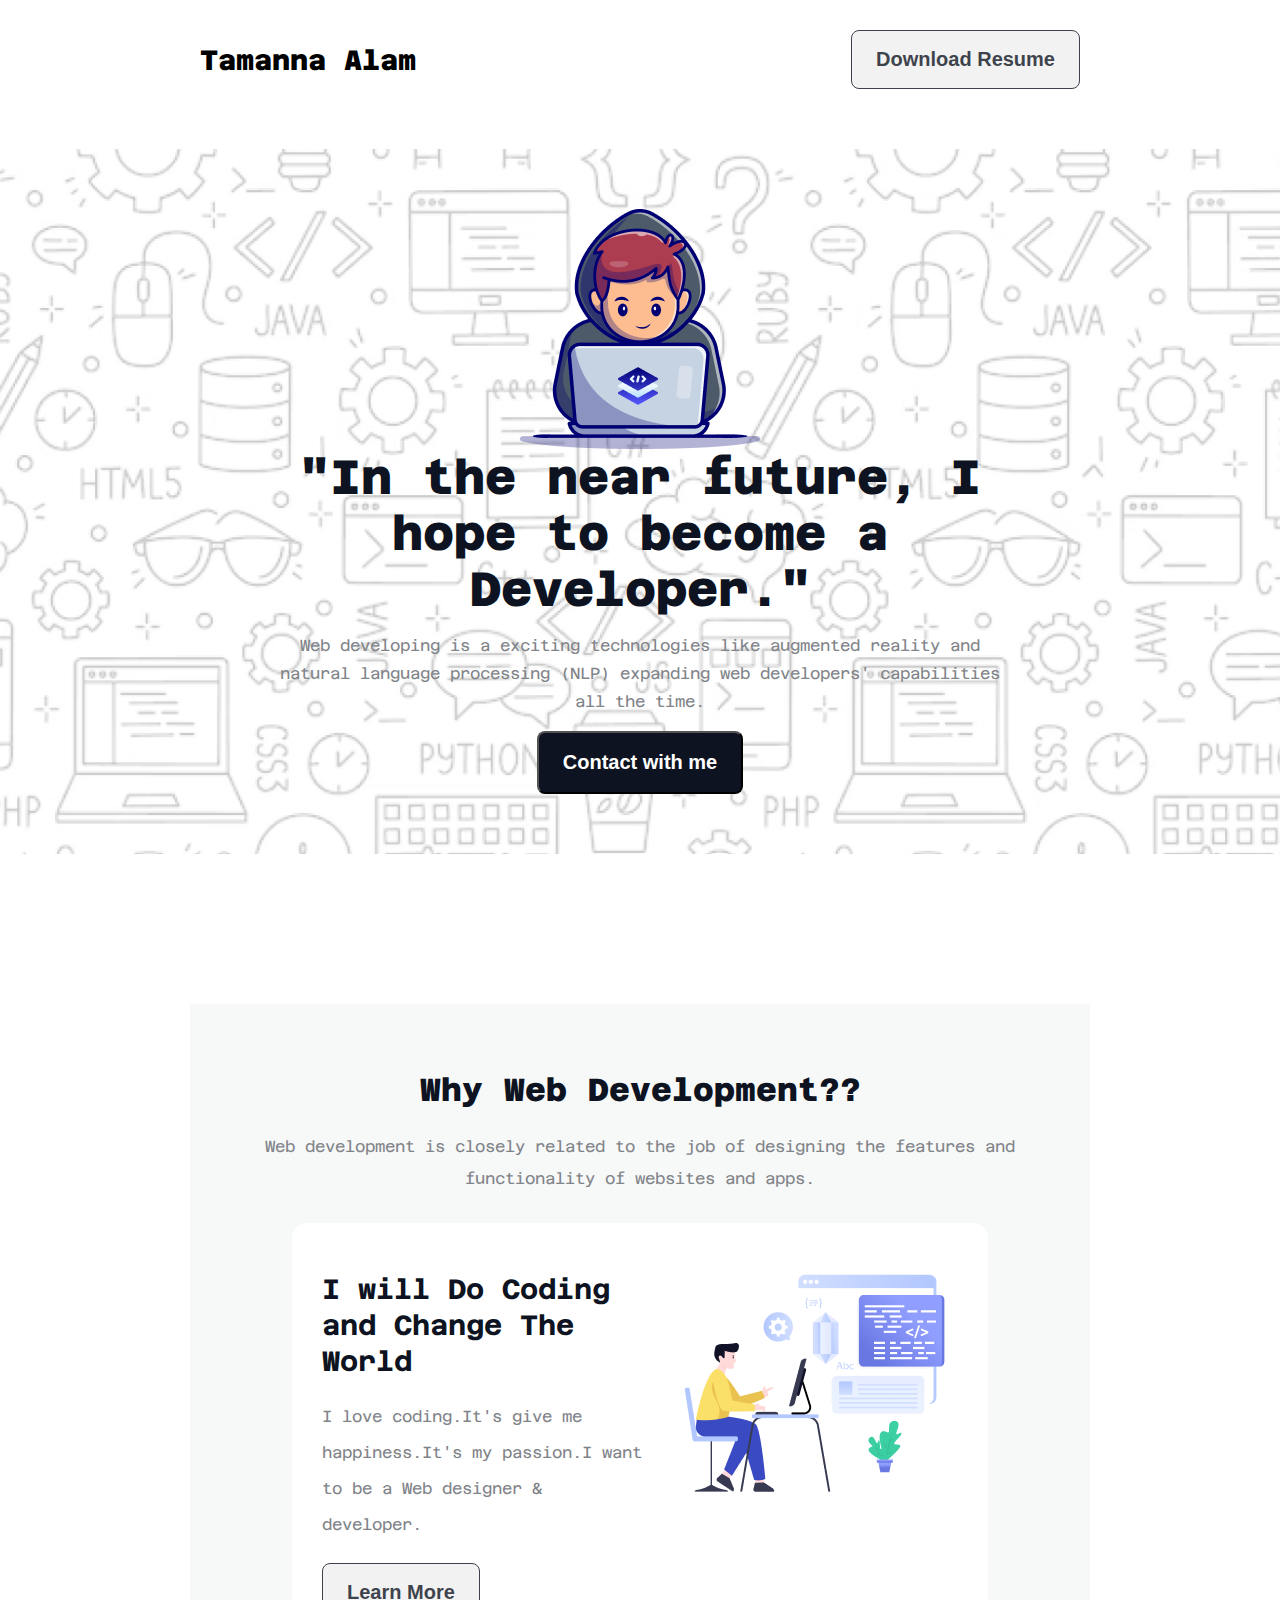
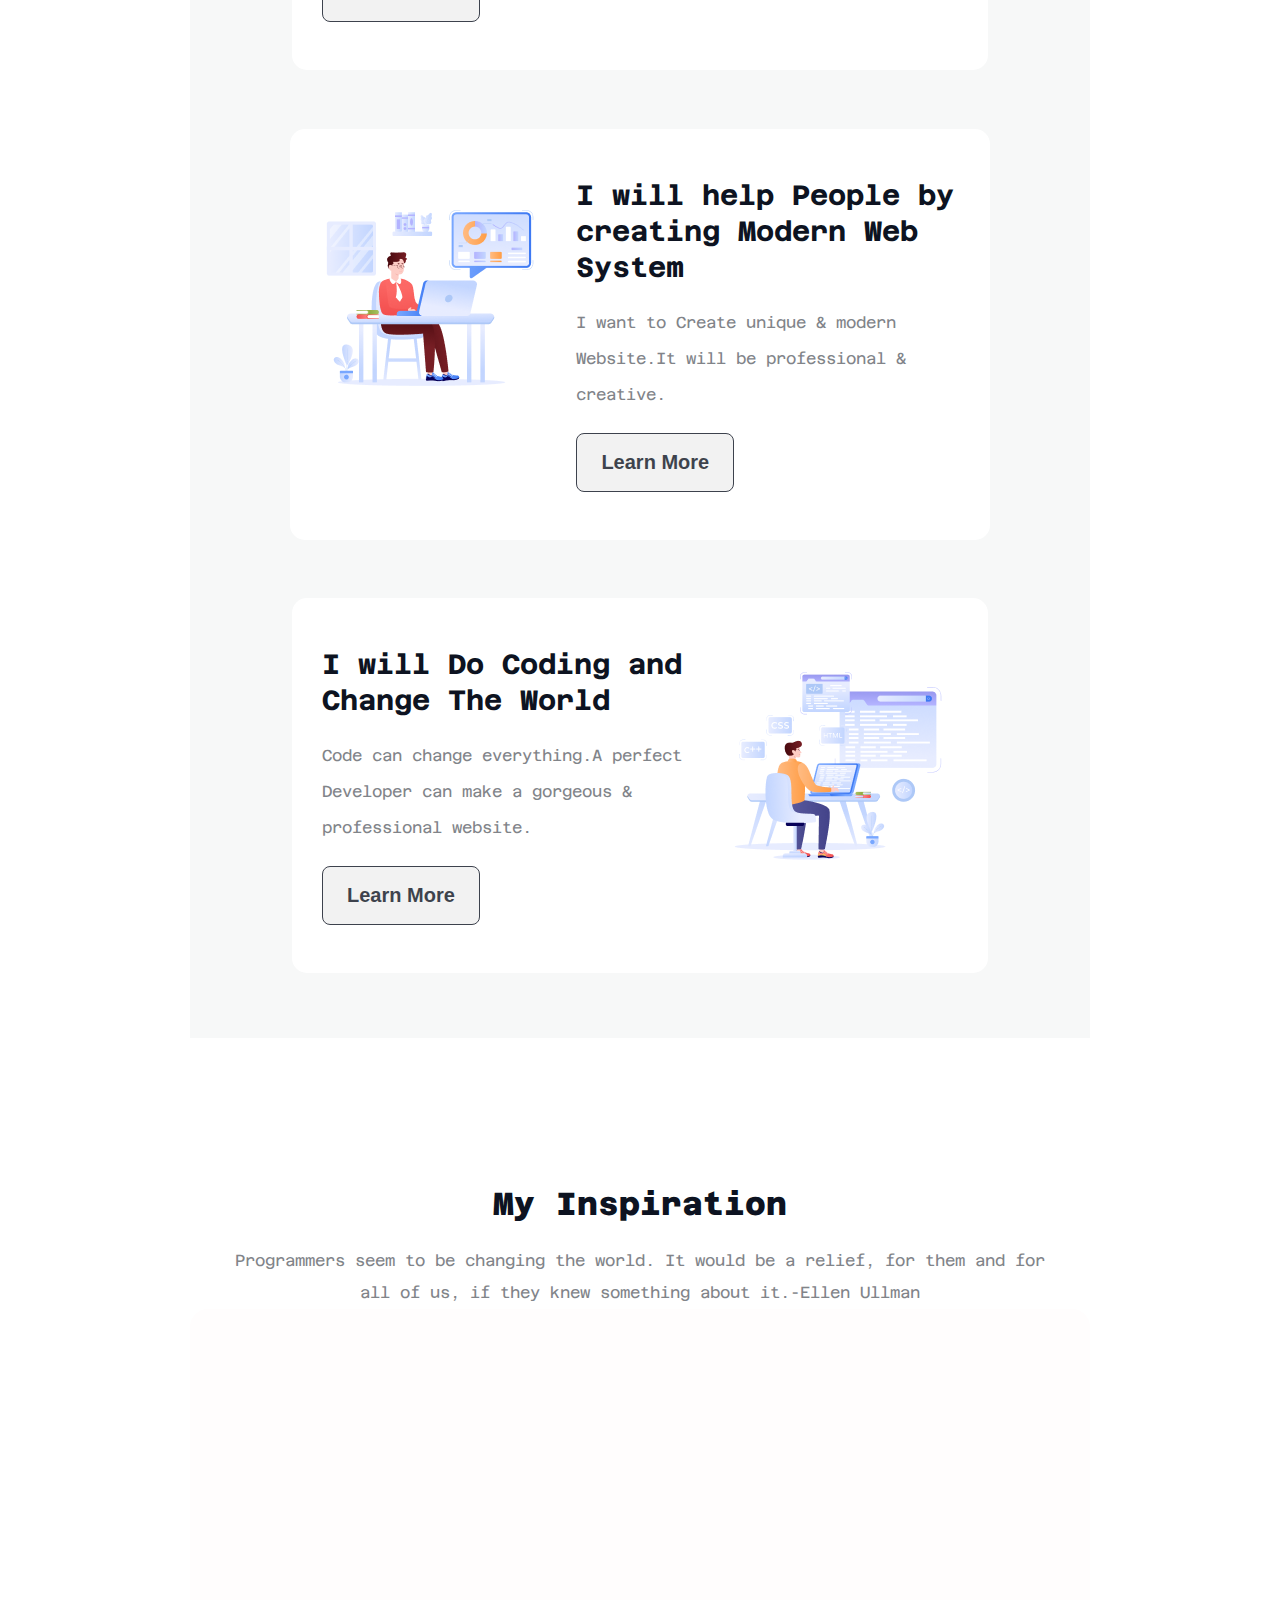
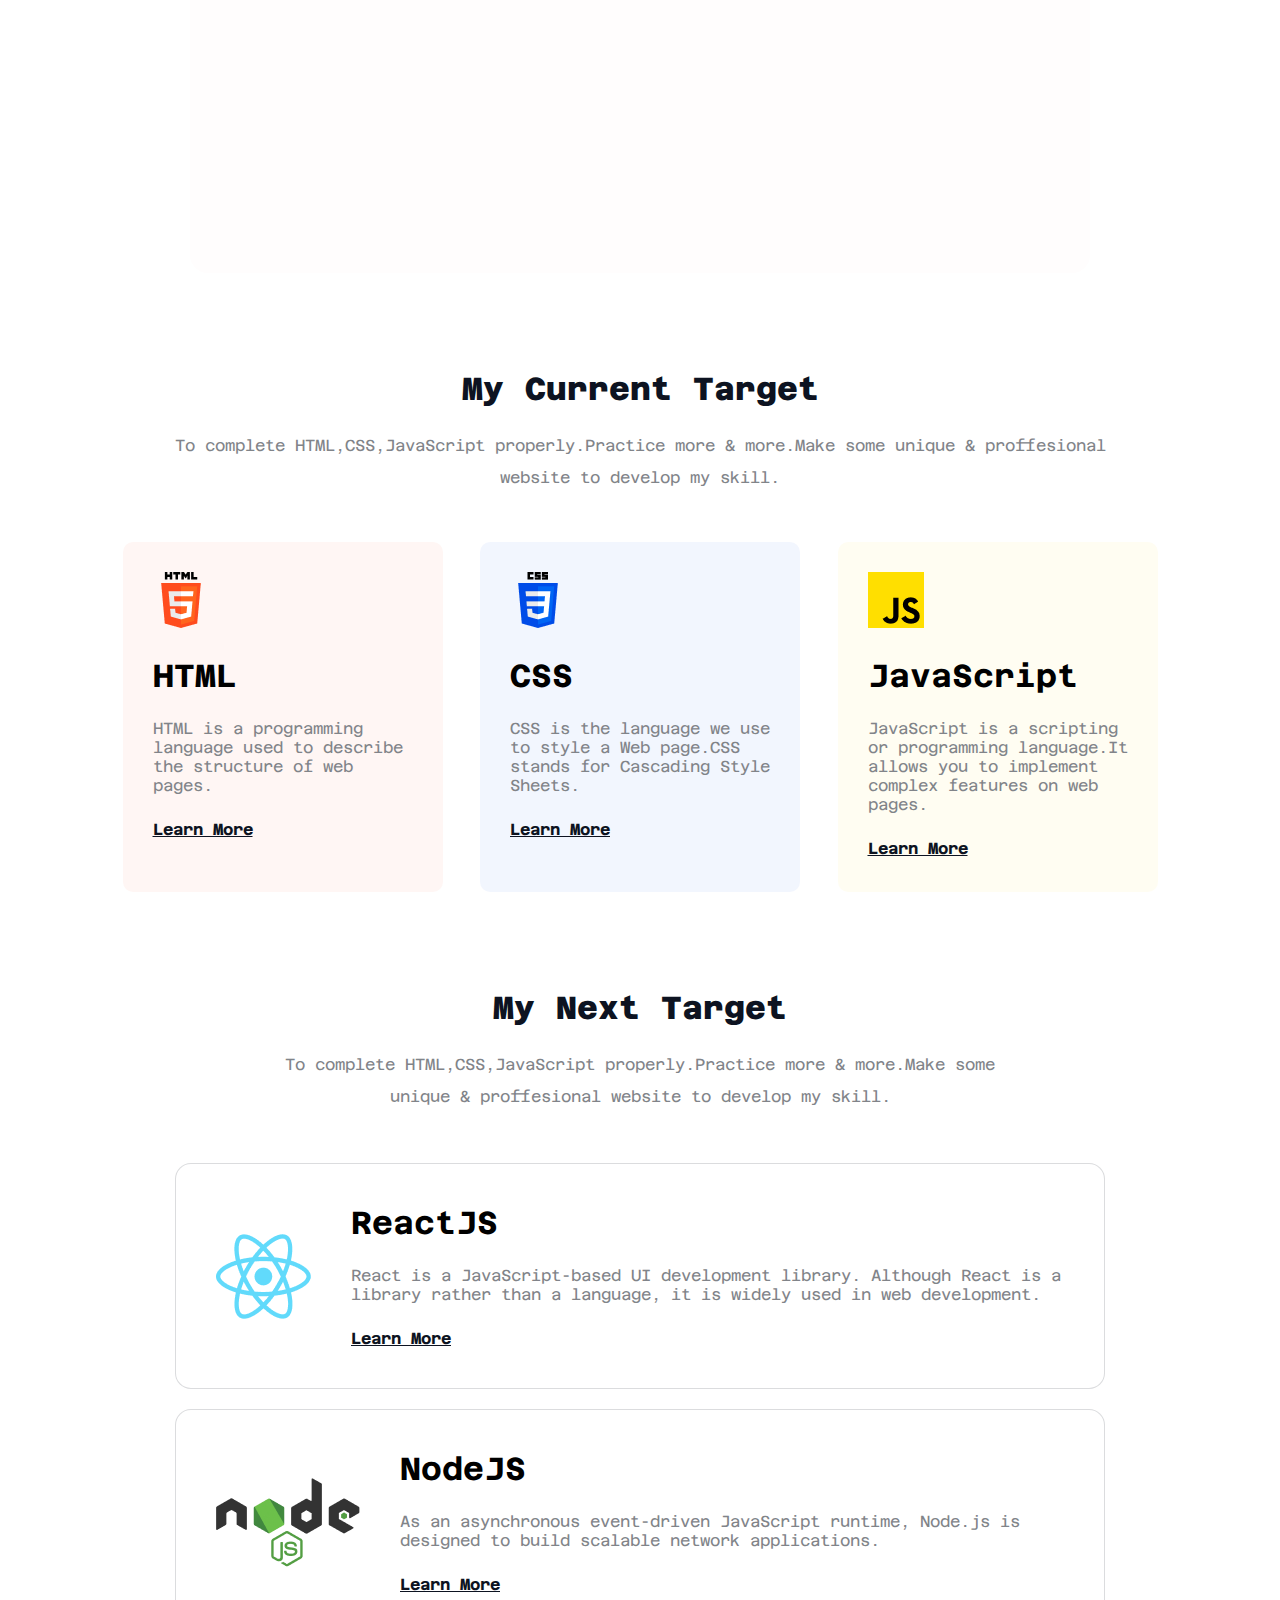
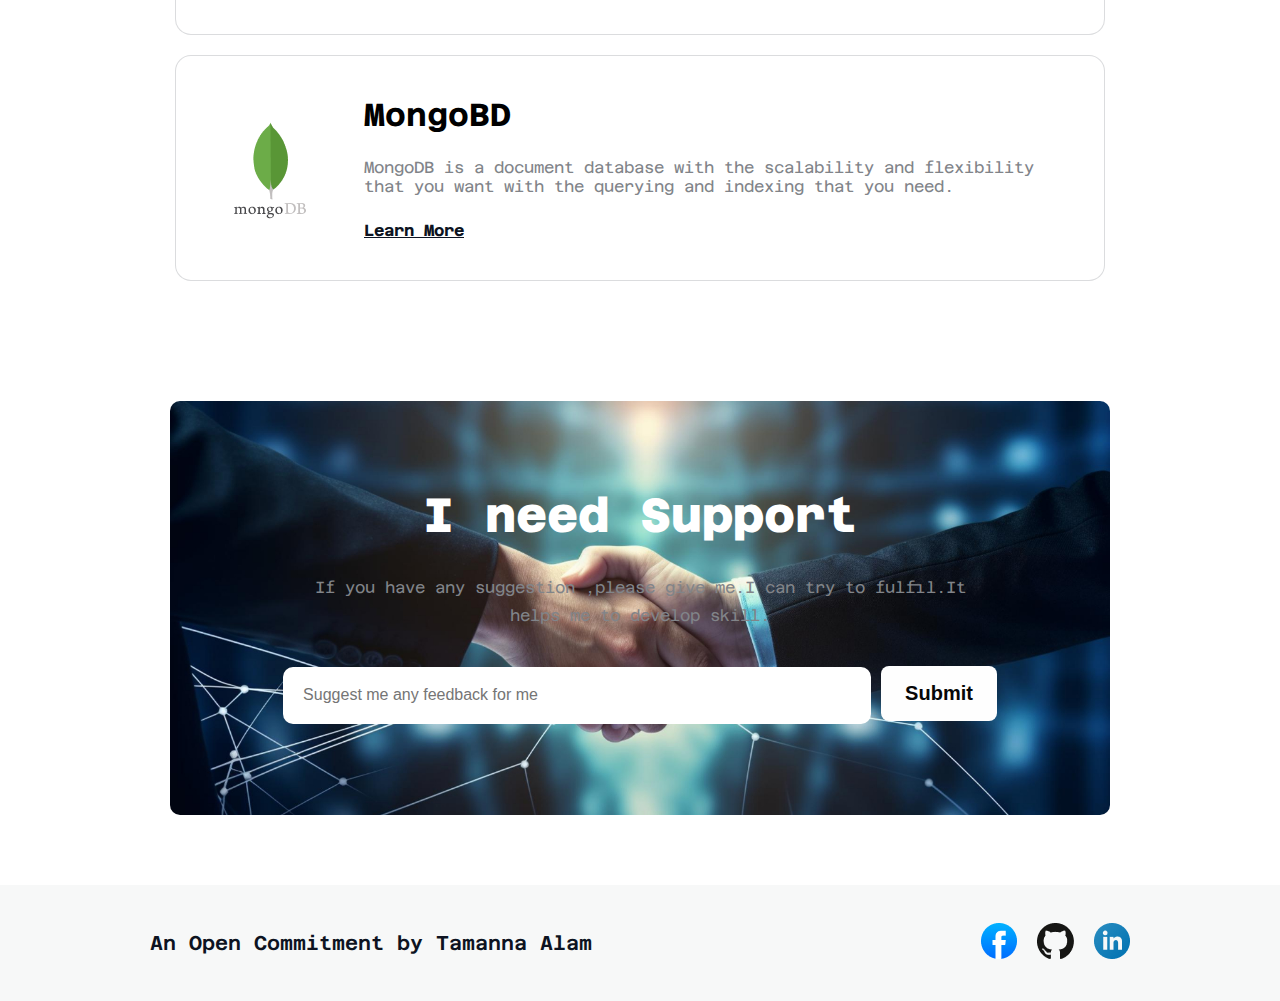
<file: index.html>
<!DOCTYPE html>
<html lang="en">
<head>
    <meta charset="UTF-8">
    <meta name="viewport" content="width=device-width, initial-scale=1.0">
    <title>Assignment-1</title>

    <link rel="stylesheet" href="./style.css">

</head>
<body>
    <header>

        <Section id="Navbar">

            <nav>
                
                 <h1>Tamanna Alam</h1>
                 <a target="_blank" href="https://drive.google.com/file/d/134b9did6aODyqDeRy1bIL9bYctXoQmsI/view?usp=sharing">
                    <button class="btn-primary">Download Resume</button>
                 </a>
                 
                    
            </nav>

        </Section>

    </header>

    <main>

        <!-- Banner or Hero Section Start  -->

        <Section id="Hero-Section">

            <div id="Hero-content">
                <img src="./assets/Group.png" alt="">
                    <h1 class="Hero-content-tittle Dark-1">
                        "In the near future, I hope to become a Developer." 
                    </h1>
                    <p class="Hero-content-p Dark-2">Web developing is a exciting technologies like augmented reality and natural language processing (NLP) expanding web developers' capabilities all the time.</p>

                    <a href="#Footer-Section"><button class="btn-secondary">Contact with me</button></a>

                    
               
            </div>

        </Section>

        <!-- Banner or Hero Section End  -->

        <!-- About Section Start -->

        <section id="About-section">

            <div id="About-maindiv">

                <div class="Section-tittle">
                    <h1 class="Dark-1">Why Web Development??</h1>
                    <p class="Dark-2">Web development is closely related to the job of designing the features and functionality of websites and apps. </p>
                </div>
    

                <div class="About-1">
    
                    <div class="About-1-text">
                        <h3 class="Dark-1">I will Do Coding and Change The  World</h3>
                        <p class="Dark-2">I love coding.It's give me happiness.It's my passion.I want to be a Web designer & developer.</p>
                        <a href="#Current-Target-Section"> <button class="btn-primary">Learn More</button>
                        </a>
                    </div>
    
                    <img src="./assets/Layer_1.png" alt="">
    
                </div>


                <div class="About-2">
                    
                    <img src="./assets/Group 3.png" alt="">

                    <div class="About-1-text">
                        <h3 class="Dark-1">I will help People by creating Modern  Web System</h3>
                        <p class="Dark-2">I want to Create unique & modern Website.It will be professional & creative.</p>
                        <a href="#Current-Target-Section">
                            <button class="btn-primary">Learn More</button>
                        </a>

                    </div>

                </div>


                <div class="About-3">
    
                    <div class="About-1-text">
                        <h3 class="Dark-1">I will Do Coding and Change The World</h3>
                        <p class="Dark-2">Code can change everything.A perfect Developer can make a gorgeous & professional website.</p>
                        <a href="#Current-Target-Section">
                            <button class="btn-primary">Learn More</button>
                        </a>
                        
                    </div>
    
                    <img src="./assets/Group 4.png" alt="">
    
                </div>


            </div>
           
        </section>

        <!-- About Section End -->


        <!-- Inspiration Section Start   -->

        <section>

            <div>

                <div class="Section-tittle">
                    <h1 class="Dark-1"> My Inspiration</h1>
                    <p class="Dark-2 ">Programmers seem to be changing the world. It would be a relief, for them and for <br> all of us, if they knew something about it.-Ellen Ullman</p>
                </div>
                <div id="Iframe-Div">
                    <iframe width="1080" height="500" src="https://www.youtube.com/embed/DGHn2uOAVCE?si=hqikBLNQ4LQuhJTu" title="YouTube video player" frameborder="0" allow="accelerometer; autoplay; clipboard-write; encrypted-media; gyroscope; picture-in-picture; web-share" referrerpolicy="strict-origin-when-cross-origin" allowfullscreen></iframe>
                </div>

            </div>


        </section>

        <!-- Inspiration Section End  -->



        <!-- Current-Target Section Start -->

            <section id="Current-Target-Section">

                <div>

                    <div class="Section-tittle">
                        <h1 class="Dark-1"> My Current Target</h1>
                        <p class="Dark-2">To complete HTML,CSS,JavaScript properly.Practice more & more.Make some unique & proffesional <br> website to develop my skill.</p>
                    </div>

                    <div id="Card-Div">

                        <div class="Card Card-1">

                            <div class="CardImg">
                                <img src="./assets/html.png" alt="">
                            </div>
                            <div class="Card-body">

                                <h1>HTML</h1>
                                <p class="Dark-2">HTML is a programming language used to describe the structure of web pages.</p>
                                <a class="Dark-1" href="">Learn More</a>

                            </div>

                        </div>

                        <div class="Card Card-2">

                            <div class="CardImg">
                                <img src="./assets/css.png" alt="">
                            </div>
                            <div class="Card-body">

                                <h1>CSS</h1>
                                <p class="Dark-2">CSS is the language we use to style a Web page.CSS stands for Cascading Style Sheets. </p>
                                <a class="Dark-1" href="">Learn More</a>

                            </div>

                        </div>

                        <div class="Card Card-3">

                            <div class="CardImg">
                                <img src="./assets/js.png" alt="">
                            </div>
                            <div class="Card-body">

                                <h1>JavaScript</h1>
                                <p class="Dark-2">JavaScript is a scripting or programming language.It allows you to implement complex features on web pages.</p>
                                <a class="Dark-1" href="">Learn More</a>

                            </div>

                        </div>

                    </div>

                </div>

            </section>

        <!-- Current-Target Section End -->


        <!-- Next-Target Section Start -->


        <section id="Next-Target-Section">

          <div>

            <div class="Section-tittle">
                <h1 class="Dark-1"> My Next Target</h1>
                <p class="Dark-2">To complete HTML,CSS,JavaScript properly.Practice more & more.Make some <br> unique & proffesional website to develop my skill.</p>
            </div>

            <div id="Card-Div-2">

                <div class="Cards Card-1">

                    <div class="Card-Img">
                        <img src="./assets/react.png" alt="">
                    </div>
                    <div class="Card-body">

                        <h1>ReactJS</h1>
                        <p class="Dark-2">React is a JavaScript-based UI development library. Although React is a library rather than a language, it is widely used in web development. </p>
                        <a class="Dark-1" href="">Learn More</a>

                    </div>

                </div>

                <div class="Cards Card-2">

                    <div class="Card-Img">
                        <img src="./assets/nodejs.png" alt="">
                    </div>
                    <div class="Card-body">

                        <h1>NodeJS</h1>
                        <p class="Dark-2">As an asynchronous event-driven JavaScript runtime, Node.js is designed to build scalable network applications.</p>
                        <a class="Dark-1" href="">Learn More</a>

                    </div>

                </div>

                <div class="Cards Card-3">

                    <div class="Card-Img">
                        <img src="./assets/mongodb.png" alt="">
                    </div>
                    <div class="Card-body">

                        <h1>MongoBD</h1>
                        <p class="Dark-2">MongoDB is a document database with the scalability and flexibility that you want with the querying and indexing that you need.</p>
                        <a class="Dark-1" href="">Learn More</a>

                    </div>

                </div>

            </div>

          </div>  

        </section>


        <!-- Next-Target Section End -->

        <!-- Support Section Start -->

        <section id="support-section">

            <div id="support-section-content">
                <h1 class="support-section-content-tittle">I need Support</h1>
                <p class="support-section-content-p Dark-2">If you have any suggestion ,please give me.I can try to fulfil.It helps me to develop skill. </p>
                <label for="">
                    <input class="InputValue" type="text" placeholder="Suggest me any feedback for me" >
                    <button onclick="alert('Submitted')" class="btn">Submit</button>
                </label>
            </div>

        </section>

        <!-- Support Section End -->


    </main>

    <footer>

        <section id="Footer-Section">

            <h1 class="Dark-1">An Open Commitment by Tamanna Alam</h1>

            <div id="Footer-social-icon">
                <a target="_blank" href="https://web.facebook.com/tanisharatre.tanisharatre/"><img src="./assets/facebook.png" alt=""></a>
                <a target="_blank" href="https://github.com/tamu309"><img src="./assets/github.png" alt=""></a>
                <a target="_blank" href="https://www.linkedin.com/in/tamanna-alam-2503ba308/"> <img src="./assets/linkedin-icon 1.png" alt=""></a>
            </div>

        </section>

    </footer>

</body>
</html>
</file>
<file: style.css>
@import url('https://fonts.googleapis.com/css2?family=Azeret+Mono:ital,wght@0,100..900;1,100..900&display=swap');

*{
    margin: 0;
    padding: 0;

}
body{
    max-width: auto;
    font-family: "Azeret Mono", monospace;
}

.Dark-1{
    color: rgb(13, 19, 33);
}
.Dark-2{
    color: rgb(129, 132, 137);
}

/* Navber Section Start  */

nav{
    display: flex;
    justify-content: space-between;
    align-items: center;
    padding: 30px 0px;
    margin: 0 200px;
    background: white;

}
nav>h1{
    font-size: 28px;
    font-weight: 800;
    
}
.btn-primary{
    color: rgb(13, 19, 33);
    font-size: 20px;
    font-weight: 600;
    box-sizing: border-box;
    border: 1px solid rgb(13, 19, 33);
    border-radius: 8px;
    opacity: 0.8;
    align-items: center;
    padding:17px 24px  ;
}

/* Navber Section End  */

main{
    max-width:auto;
    margin: 30px auto;
}

/* Hero-Section Start  */

#Hero-Section{
    background-image: url(./assets/Hero-bg.png);
    background-size: cover;
    background-repeat: no-repeat;
    background-position: center;
   
}
#Hero-content{
    display: flex;
    flex-direction: column;
    justify-content: flex-start;
    align-items: center;
    padding: 60px 250px;
}
.Hero-content-tittle{
    font-size: 48px;
    font-weight: 800;
    text-align: center;
}
.Hero-content-p{
    font-size: 16px;
    font-weight: 400;
    line-height: 28px;
    text-align: center;
    padding: 15px ;
    
}
.btn-secondary{
    font-size: 20px;
    font-weight: 600;
    padding: 18px 24px;
    border-radius: 8px;
    color: white;
    background: rgb(13, 19, 33);
    
}

/* Hero-Section End  */

/* All Section Tittle Style Start */

.Section-tittle>h1{
    padding-bottom:25px ;
    font-size: 32px;
    font-weight: 800;
}
.Section-tittle{
    display: flex;
    flex-direction: column;
    justify-content: flex-start;
    align-items: center;
    text-align: center;
    line-height: 32px;
}
.Section-tittle>p{
    font-size: 16px;
    font-weight: 400;
}

/* All Section Tittle Style End  */


/* About Section Start  */
#About-section{
    padding:80px;
    background-color: white;
    margin: 70px 110px;
   
}
#About-maindiv{
    display: grid;
    gap: 2%;
    padding: 70px 70px 150px 70px;
    background-color:rgba(13, 19, 33, 0.03);
}

.About-1,.About-3{
    display: flex;
    flex-direction: row;
    justify-content: flex-start;
    align-items: flex-start;
    padding: 48px 30px;
    gap: 5%;
    background-color: white;
    box-sizing: border-box;
    border-radius: 15px;
    margin:0px 32px;
}
.About-2{
    display: flex;
    flex-direction: row;
    justify-content: flex-start;
    align-items: flex-start;
    padding: 48px 20px 48px 20px;
    gap:4%;
    background-color: white;
    box-sizing: border-box;
    border-radius: 15px;
    margin: 30px;
}
.About-1-text>h3{
    font-size: 28px;
    font-weight: 700; 
   
}
.About-1-text{
    line-height:36px;
}
.About-1-text>p{
    font-size: 16px;
    font-weight: 400;
    padding: 20px 0px;
}


/* About Section End  */


/* Inspiration Section Start  */

#Iframe-Div{
    display: flex;
    flex-direction: column;
    justify-content: center;
    align-items: center;
    margin: 0 190px;
    padding: 32px 0px;
    border-radius:18px; 
    background-color: #fffdfd;
}
#Iframe-Div>iframe{
    box-sizing: border-box;
    border-radius:16px; 
   
}



/* Inspiration Section End */


/* Current-Target Section Start  */
#Current-Target-Section{
    margin: 100px 100px;
    background-color: #ffffff;
}
.Card{
    box-sizing: border-box;
    border-radius: 10px;
    padding:30px 30px;
    width: 320px;
    height: 350px;
    
}
.CardImg{
    padding-bottom: 25px;
}
.Card-body{
    display: flex;
    flex-direction: column;
    gap: 25px;
}
.Card-body>p{
    font-size: 16px;
    font-weight: 400;
    /* line-height: 28px; */
}
.Card-body>a{
    font-size: 16px;
    font-weight: 700;
}
.Card-1{
    background-color: rgba(255, 76, 30, 0.05);
}
.Card-2{
    background-color: rgba(0, 76, 232, 0.05);
}
.Card-3{
    background-color:rgba(255, 223, 0, 0.05);
}
#Card-Div{
    display: flex;
    flex-direction: row;
    justify-content: space-evenly;
    align-items: center;
    gap: 15px;
    margin-top: 48px;
}
/* Current-Target Section End  */





/* Next-Target Section Start  */

#Next-Target-Section{
    margin: 40px 135px;

}


#Card-Div-2{
    display: flex;
    flex-direction: column;
    justify-content: flex-start;
    align-items: center;
    padding: 40px;
}
.Cards{
    display: flex;
    flex-direction: row;
    gap: 40px;
    padding: 40px;
    box-sizing: border-box;
    border: 1px solid rgba(13, 19, 33, 0.15);
    border-radius: 16px;
    background-color: rgb(255, 255, 255);
    margin: 10px 0px;

}
.Card-Img{

    display: flex;
    flex-direction: row;
    /* gap: 30px; */
    justify-content: center;
    align-items: center;

}


/* Next-Target Section End  */


/* support-section start  */

#support-section{
    background-image: url(./assets/handshake.jpg);
    background-size: cover;
    background-repeat: no-repeat;
    background-position:center;
    margin: 70px 170px;
    border-radius: 10px;
}
#support-section-content{
    display: flex;
    flex-direction: column;
    justify-content: flex-start;
    align-items: center;
    line-height: 80px;
    padding: 80px 100px;
    color: #ffffff;
}
.support-section-content-tittle{
    font-size: 48px;
    font-weight: 800;
    line-height: 68px;
    text-align: center;
}
.support-section-content-p{
    font-size: 16px;
    font-weight: 400;
    line-height: 28px;
    text-align: center;
    padding: 25px 15px;
    
}
.btn{
    font-size: 20px;
    font-weight: 600;
    padding: 16px 24px;
    border-radius: 8px;
    color: rgb(7, 7, 7);
    background: rgb(254, 254, 254);
    border: none;
}
.InputValue{
    font-size: 16px;
    font-weight: 400;
    text-align: start;
    width: 548px;
    height: 57px;
    padding: 0px 20px;
    border: none;
    border-radius: 10px;
}


/* support-section end  */





/* Footer-section Start  */

#Footer-Section{
    display: flex;
    flex-direction: row;
    justify-content: space-between;
    align-items: center;
    padding: 38px 150px;
    background-color: rgba(13, 19, 33, 0.03);;
}
#Footer-Section>h1{
    font-family: Azeret Mono;
    font-size: 20px;
    font-weight: 600;
}
#Footer-social-icon{
    display: flex;
    justify-content: flex-start;
    align-items: center;
    gap: 20px;
}

/* Footer-section End  */
</file>
